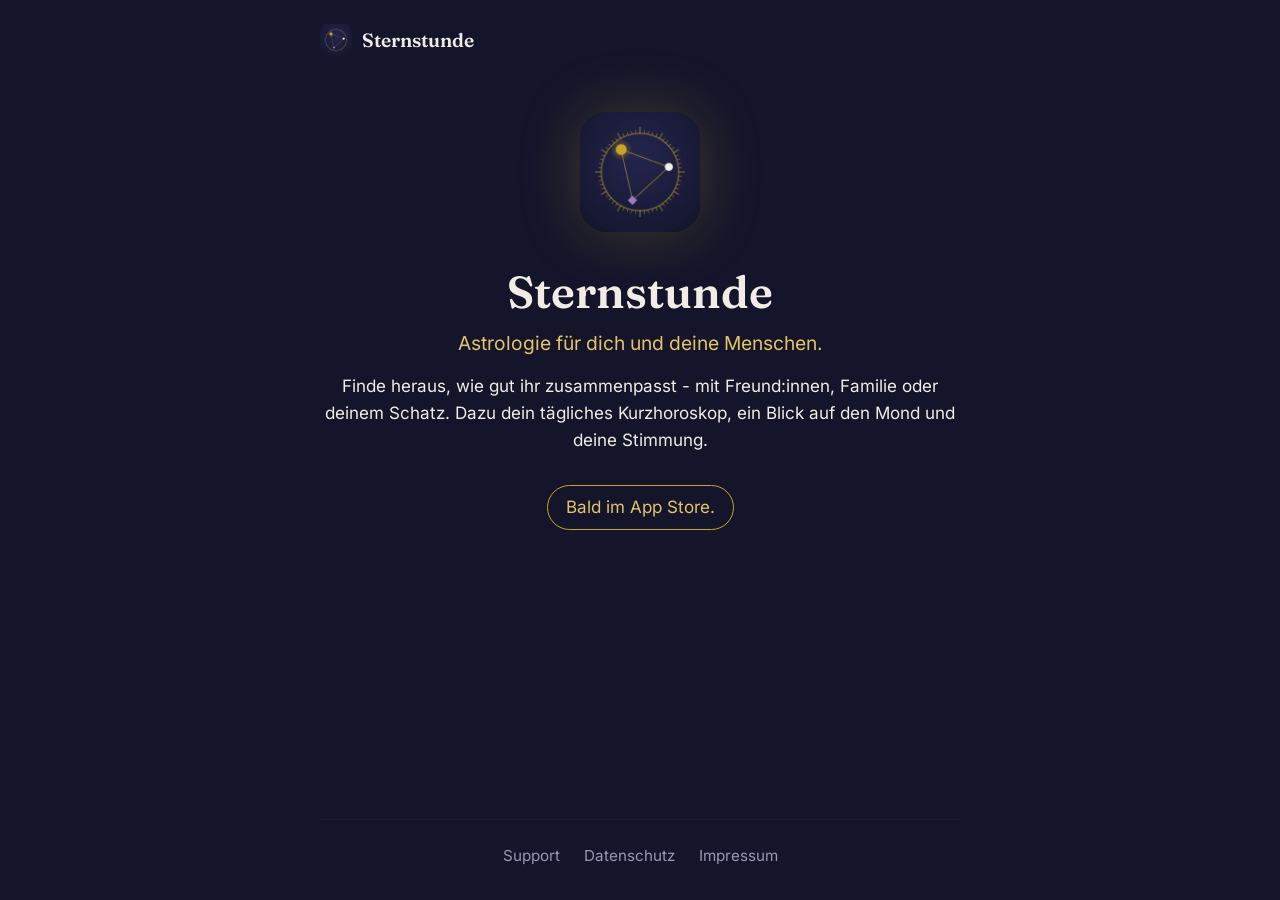
<file: index.html>
<!doctype html>
<html lang="de">
<head>
<meta charset="utf-8">
<meta name="viewport" content="width=device-width, initial-scale=1">
<title>Sternstunde</title>
<meta name="description" content="Sternstunde - Astrologie für dich und deine Menschen.">
<link rel="icon" type="image/png" href="/favicon.png">
<link rel="stylesheet" href="/style.css">
</head>
<body>
<header class="kopf">
  <a class="marke" href="/"><img src="/icon.png" alt="" width="32" height="32">Sternstunde</a>
</header>
<main class="start">
<img class="logo" src="/icon.png" alt="" width="120" height="120">
<h1>Sternstunde</h1>
<p class="untertitel">Astrologie für dich und deine Menschen.</p>
<p>Finde heraus, wie gut ihr zusammenpasst - mit Freund:innen, Familie oder
deinem Schatz. Dazu dein tägliches Kurzhoroskop, ein Blick auf den Mond und
deine Stimmung.</p>
<p class="hinweis">Bald im App Store.</p>
</main>
<footer class="fuss">
  <nav><a href="/support/">Support</a><a href="/datenschutz/">Datenschutz</a><a href="/impressum/">Impressum</a></nav>
</footer>
</body>
</html>
</file>
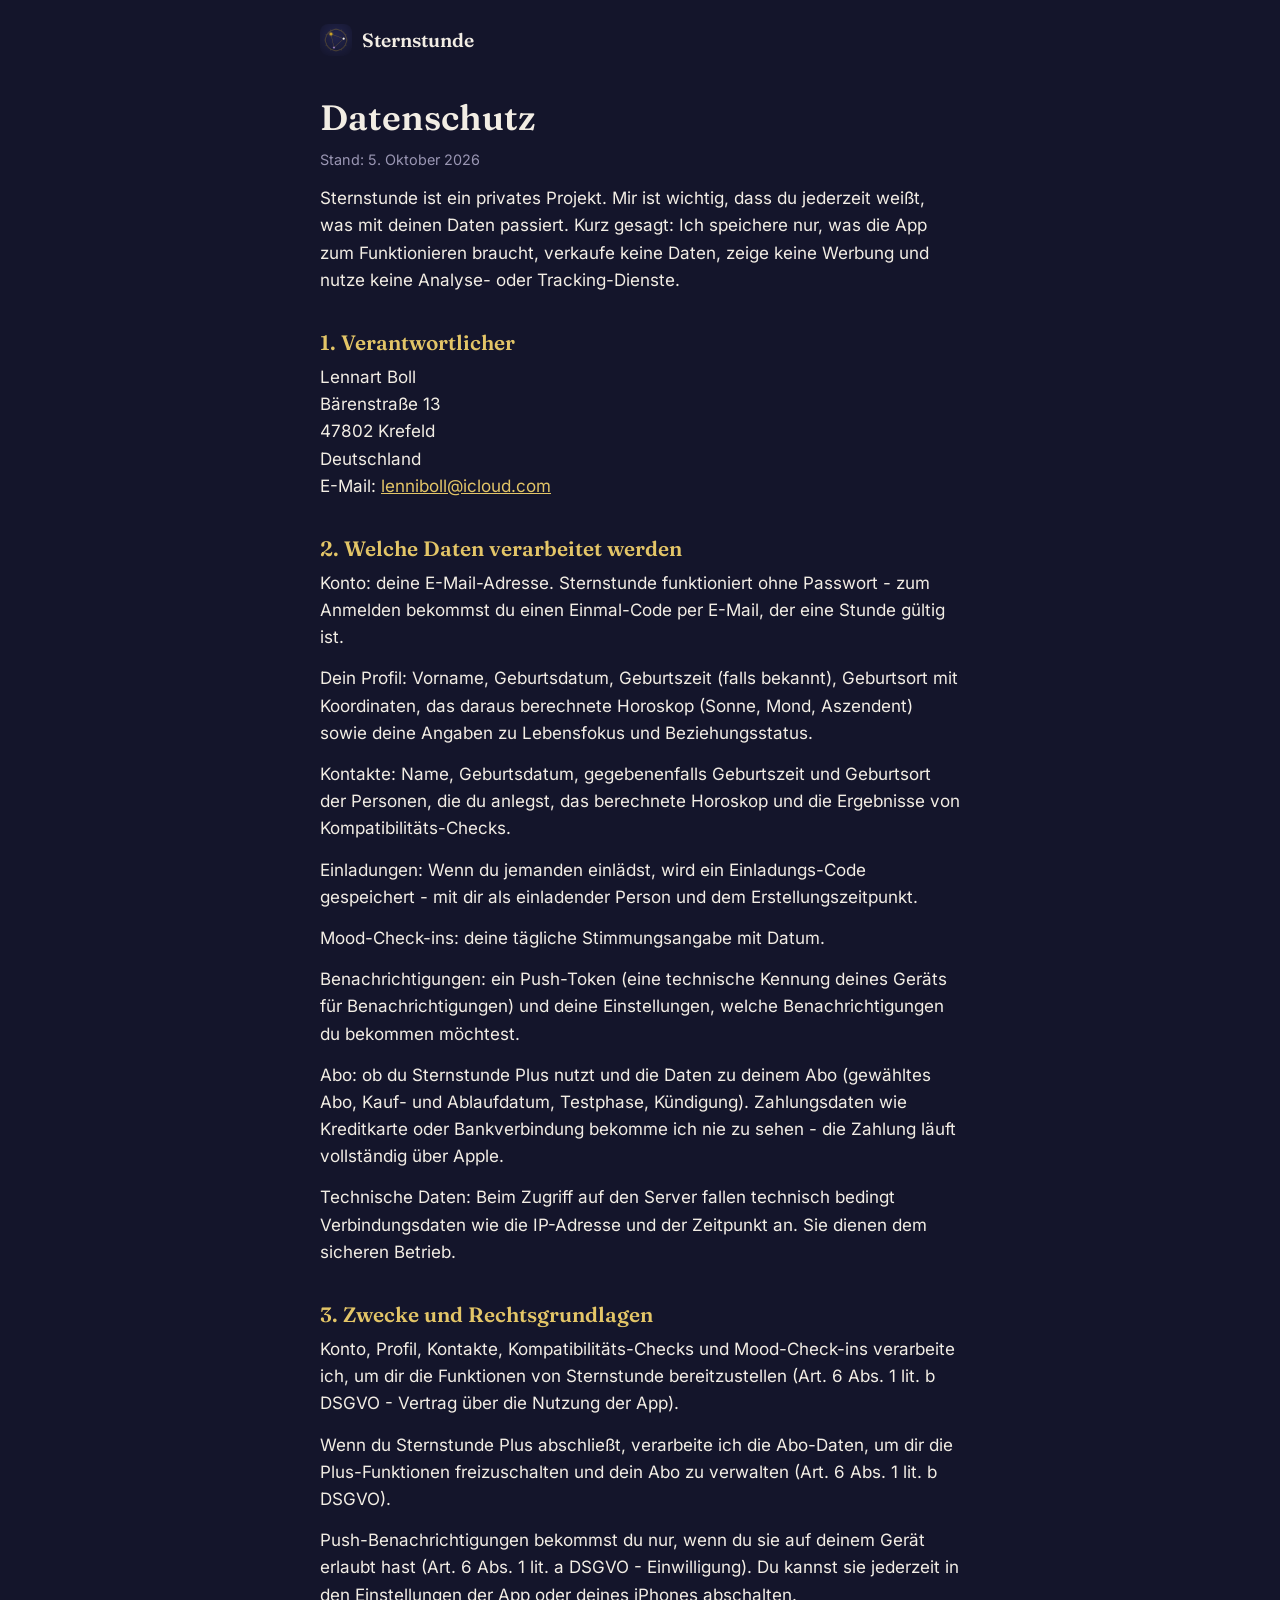
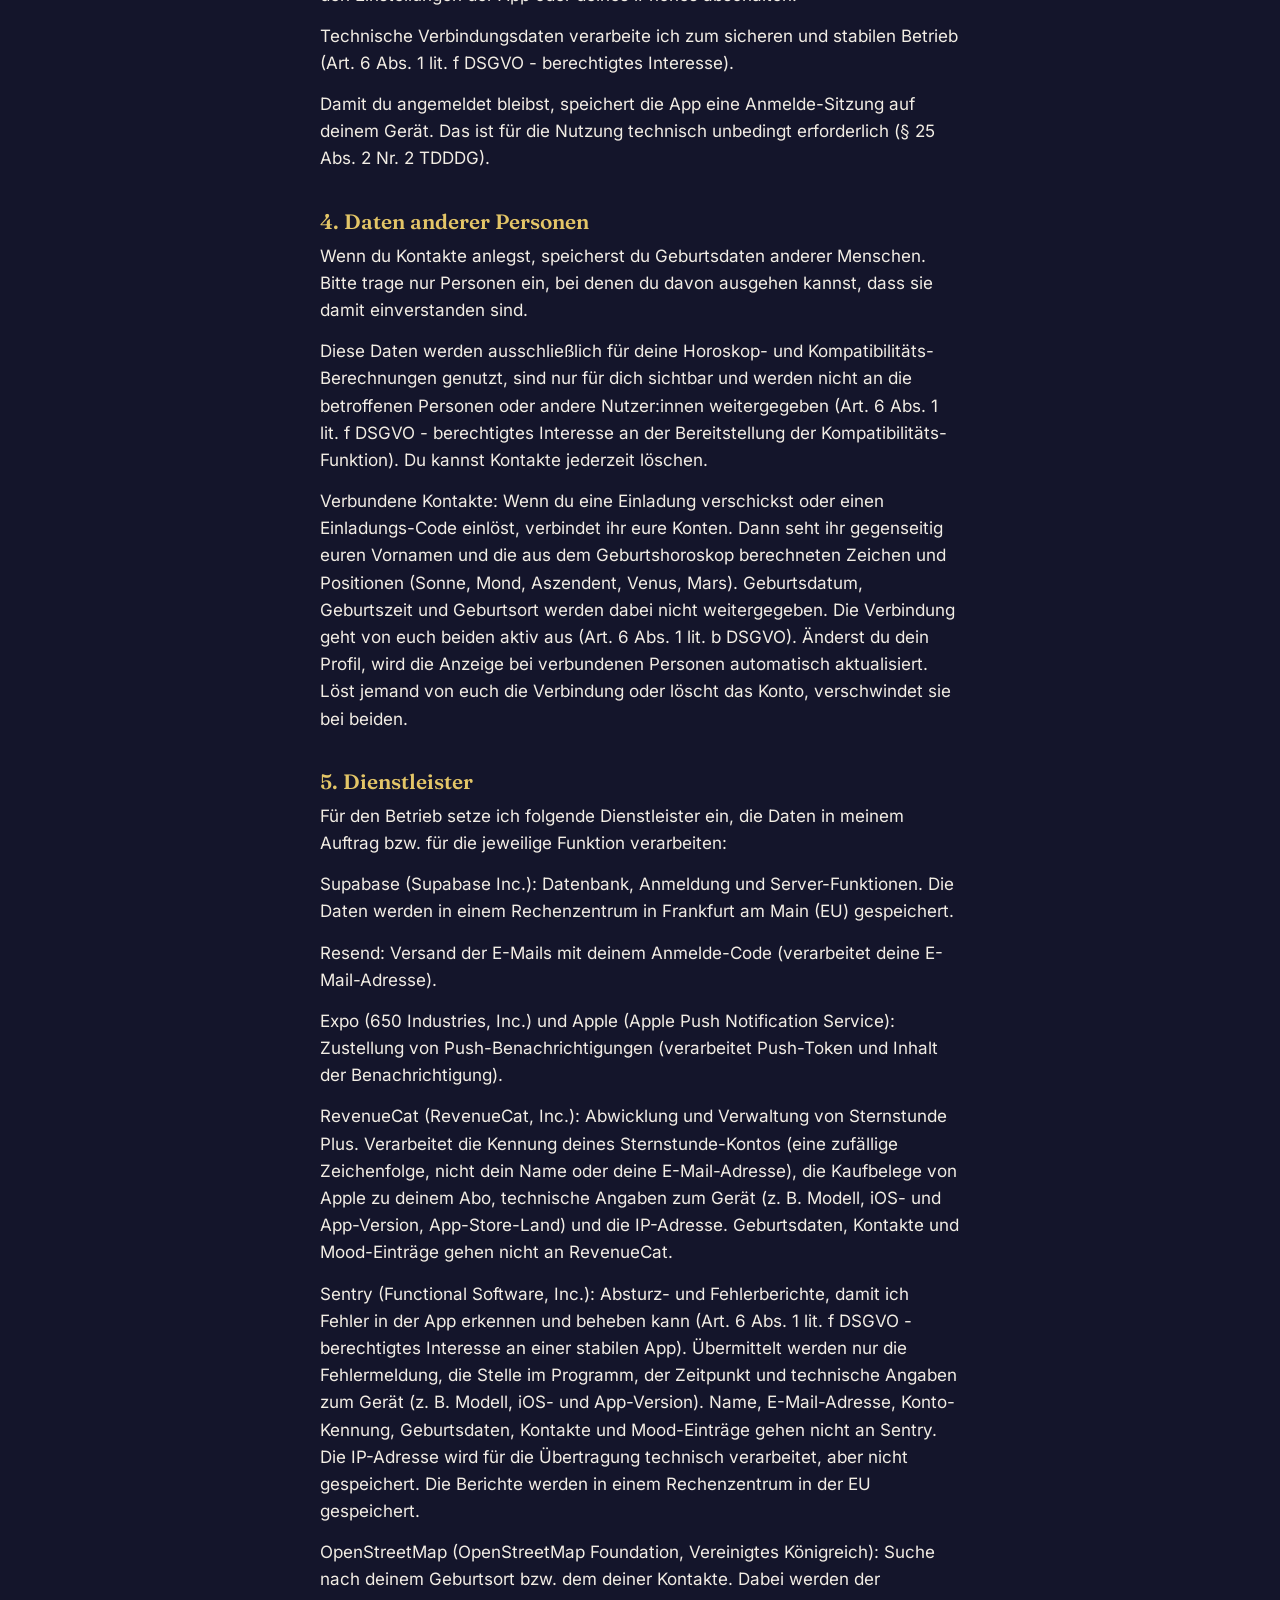
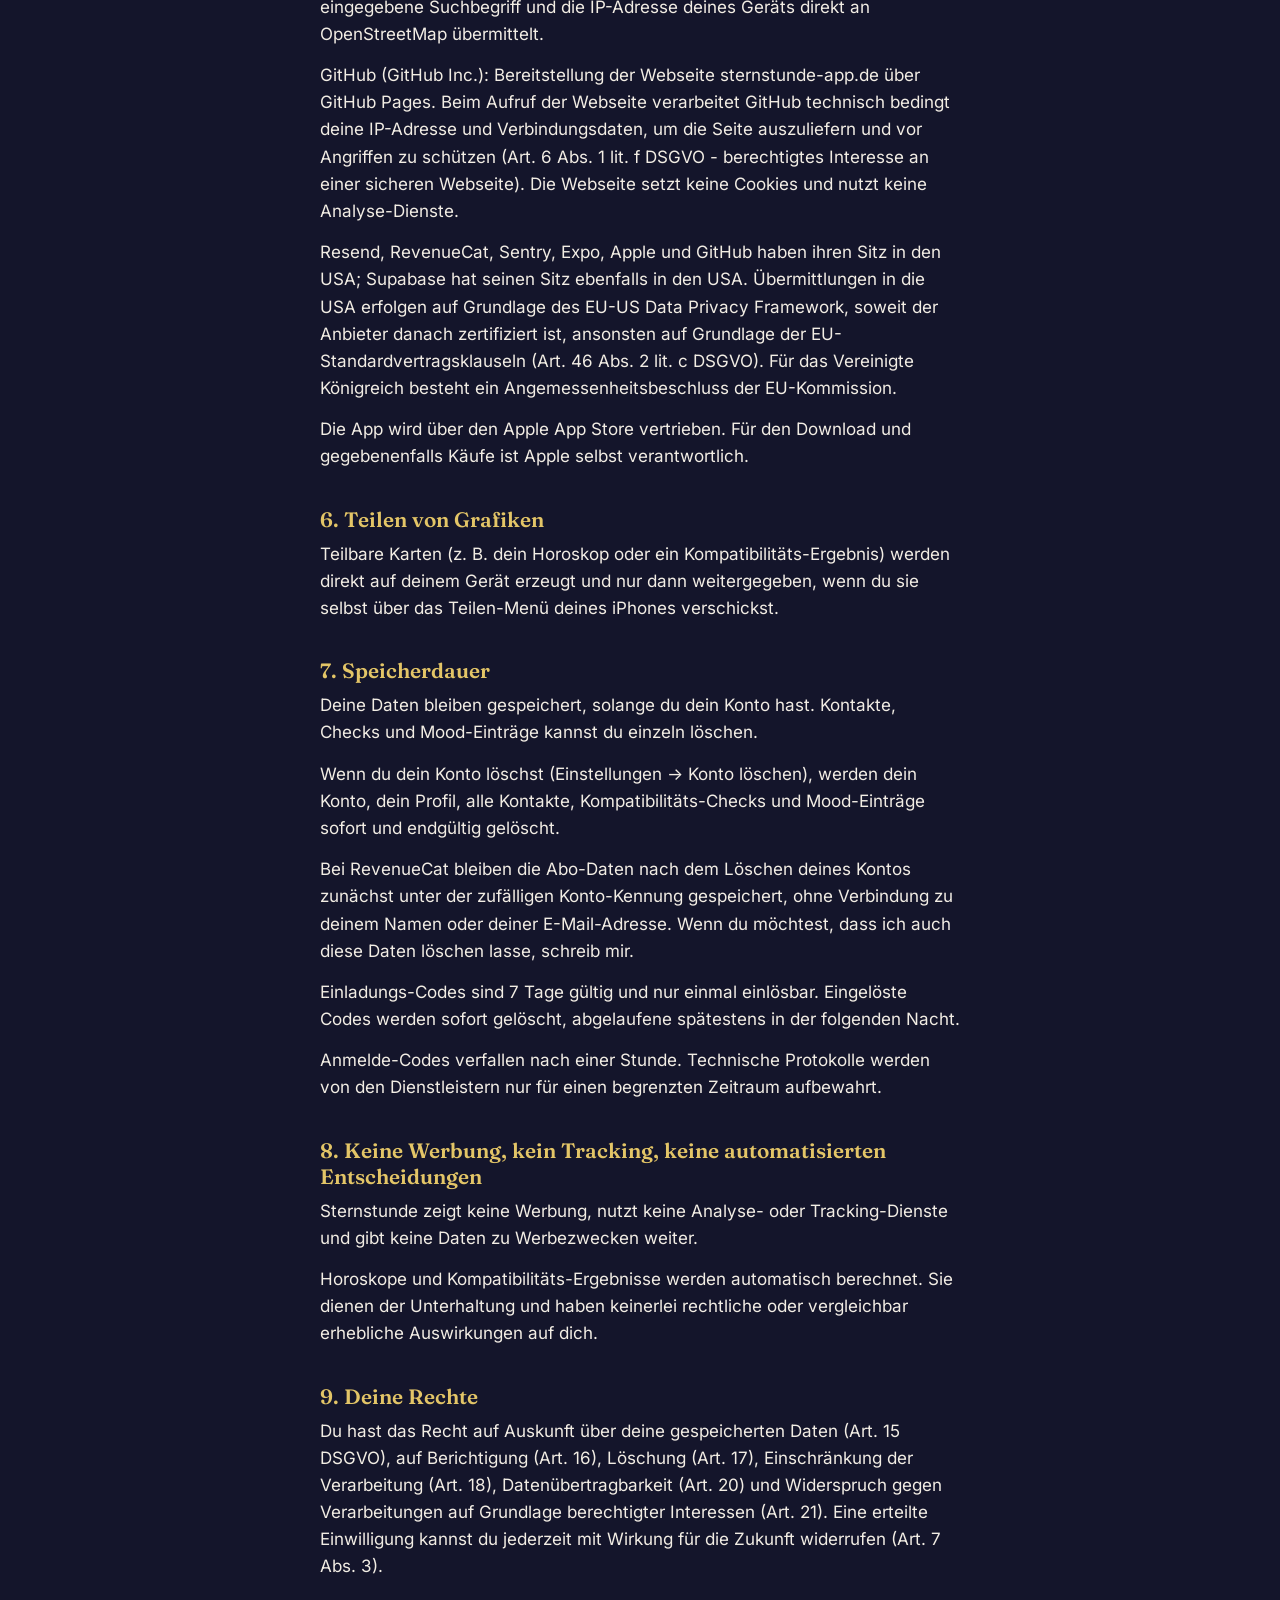
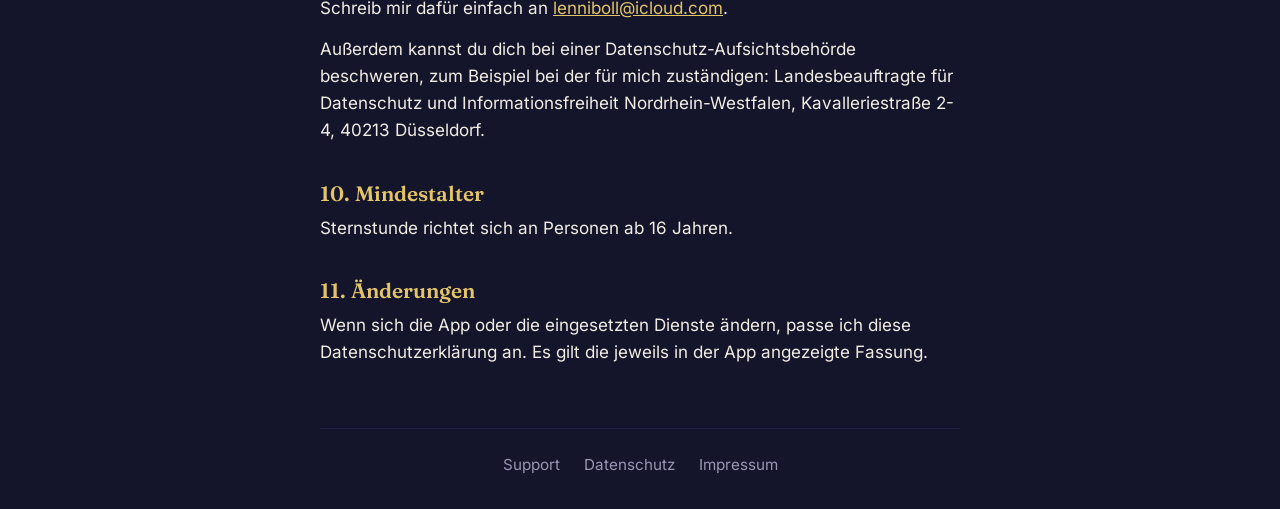
<file: datenschutz/index.html>
<!doctype html>
<html lang="de">
<head>
<meta charset="utf-8">
<meta name="viewport" content="width=device-width, initial-scale=1">
<title>Datenschutz · Sternstunde</title>
<meta name="description" content="Sternstunde - Astrologie für dich und deine Menschen.">
<link rel="icon" type="image/png" href="/favicon.png">
<link rel="stylesheet" href="/style.css">
</head>
<body>
<header class="kopf">
  <a class="marke" href="/"><img src="/icon.png" alt="" width="32" height="32">Sternstunde</a>
</header>
<main>
<h1>Datenschutz</h1>
<p class="stand">Stand: 5. Oktober 2026</p>
<section>
<p>Sternstunde ist ein privates Projekt. Mir ist wichtig, dass du jederzeit weißt, was mit deinen Daten passiert. Kurz gesagt: Ich speichere nur, was die App zum Funktionieren braucht, verkaufe keine Daten, zeige keine Werbung und nutze keine Analyse- oder Tracking-Dienste.</p>
</section>
<section>
<h2>1. Verantwortlicher</h2>
<p>Lennart Boll<br>Bärenstraße 13<br>47802 Krefeld<br>Deutschland<br>E-Mail: <a href="mailto:lenniboll@icloud.com">lenniboll@icloud.com</a></p>
</section>
<section>
<h2>2. Welche Daten verarbeitet werden</h2>
<p>Konto: deine E-Mail-Adresse. Sternstunde funktioniert ohne Passwort - zum Anmelden bekommst du einen Einmal-Code per E-Mail, der eine Stunde gültig ist.</p>
<p>Dein Profil: Vorname, Geburtsdatum, Geburtszeit (falls bekannt), Geburtsort mit Koordinaten, das daraus berechnete Horoskop (Sonne, Mond, Aszendent) sowie deine Angaben zu Lebensfokus und Beziehungsstatus.</p>
<p>Kontakte: Name, Geburtsdatum, gegebenenfalls Geburtszeit und Geburtsort der Personen, die du anlegst, das berechnete Horoskop und die Ergebnisse von Kompatibilitäts-Checks.</p>
<p>Einladungen: Wenn du jemanden einlädst, wird ein Einladungs-Code gespeichert - mit dir als einladender Person und dem Erstellungszeitpunkt.</p>
<p>Mood-Check-ins: deine tägliche Stimmungsangabe mit Datum.</p>
<p>Benachrichtigungen: ein Push-Token (eine technische Kennung deines Geräts für Benachrichtigungen) und deine Einstellungen, welche Benachrichtigungen du bekommen möchtest.</p>
<p>Abo: ob du Sternstunde Plus nutzt und die Daten zu deinem Abo (gewähltes Abo, Kauf- und Ablaufdatum, Testphase, Kündigung). Zahlungsdaten wie Kreditkarte oder Bankverbindung bekomme ich nie zu sehen - die Zahlung läuft vollständig über Apple.</p>
<p>Technische Daten: Beim Zugriff auf den Server fallen technisch bedingt Verbindungsdaten wie die IP-Adresse und der Zeitpunkt an. Sie dienen dem sicheren Betrieb.</p>
</section>
<section>
<h2>3. Zwecke und Rechtsgrundlagen</h2>
<p>Konto, Profil, Kontakte, Kompatibilitäts-Checks und Mood-Check-ins verarbeite ich, um dir die Funktionen von Sternstunde bereitzustellen (Art. 6 Abs. 1 lit. b DSGVO - Vertrag über die Nutzung der App).</p>
<p>Wenn du Sternstunde Plus abschließt, verarbeite ich die Abo-Daten, um dir die Plus-Funktionen freizuschalten und dein Abo zu verwalten (Art. 6 Abs. 1 lit. b DSGVO).</p>
<p>Push-Benachrichtigungen bekommst du nur, wenn du sie auf deinem Gerät erlaubt hast (Art. 6 Abs. 1 lit. a DSGVO - Einwilligung). Du kannst sie jederzeit in den Einstellungen der App oder deines iPhones abschalten.</p>
<p>Technische Verbindungsdaten verarbeite ich zum sicheren und stabilen Betrieb (Art. 6 Abs. 1 lit. f DSGVO - berechtigtes Interesse).</p>
<p>Damit du angemeldet bleibst, speichert die App eine Anmelde-Sitzung auf deinem Gerät. Das ist für die Nutzung technisch unbedingt erforderlich (§ 25 Abs. 2 Nr. 2 TDDDG).</p>
</section>
<section>
<h2>4. Daten anderer Personen</h2>
<p>Wenn du Kontakte anlegst, speicherst du Geburtsdaten anderer Menschen. Bitte trage nur Personen ein, bei denen du davon ausgehen kannst, dass sie damit einverstanden sind.</p>
<p>Diese Daten werden ausschließlich für deine Horoskop- und Kompatibilitäts-Berechnungen genutzt, sind nur für dich sichtbar und werden nicht an die betroffenen Personen oder andere Nutzer:innen weitergegeben (Art. 6 Abs. 1 lit. f DSGVO - berechtigtes Interesse an der Bereitstellung der Kompatibilitäts-Funktion). Du kannst Kontakte jederzeit löschen.</p>
<p>Verbundene Kontakte: Wenn du eine Einladung verschickst oder einen Einladungs-Code einlöst, verbindet ihr eure Konten. Dann seht ihr gegenseitig euren Vornamen und die aus dem Geburtshoroskop berechneten Zeichen und Positionen (Sonne, Mond, Aszendent, Venus, Mars). Geburtsdatum, Geburtszeit und Geburtsort werden dabei nicht weitergegeben. Die Verbindung geht von euch beiden aktiv aus (Art. 6 Abs. 1 lit. b DSGVO). Änderst du dein Profil, wird die Anzeige bei verbundenen Personen automatisch aktualisiert. Löst jemand von euch die Verbindung oder löscht das Konto, verschwindet sie bei beiden.</p>
</section>
<section>
<h2>5. Dienstleister</h2>
<p>Für den Betrieb setze ich folgende Dienstleister ein, die Daten in meinem Auftrag bzw. für die jeweilige Funktion verarbeiten:</p>
<p>Supabase (Supabase Inc.): Datenbank, Anmeldung und Server-Funktionen. Die Daten werden in einem Rechenzentrum in Frankfurt am Main (EU) gespeichert.</p>
<p>Resend: Versand der E-Mails mit deinem Anmelde-Code (verarbeitet deine E-Mail-Adresse).</p>
<p>Expo (650 Industries, Inc.) und Apple (Apple Push Notification Service): Zustellung von Push-Benachrichtigungen (verarbeitet Push-Token und Inhalt der Benachrichtigung).</p>
<p>RevenueCat (RevenueCat, Inc.): Abwicklung und Verwaltung von Sternstunde Plus. Verarbeitet die Kennung deines Sternstunde-Kontos (eine zufällige Zeichenfolge, nicht dein Name oder deine E-Mail-Adresse), die Kaufbelege von Apple zu deinem Abo, technische Angaben zum Gerät (z. B. Modell, iOS- und App-Version, App-Store-Land) und die IP-Adresse. Geburtsdaten, Kontakte und Mood-Einträge gehen nicht an RevenueCat.</p>
<p>Sentry (Functional Software, Inc.): Absturz- und Fehlerberichte, damit ich Fehler in der App erkennen und beheben kann (Art. 6 Abs. 1 lit. f DSGVO - berechtigtes Interesse an einer stabilen App). Übermittelt werden nur die Fehlermeldung, die Stelle im Programm, der Zeitpunkt und technische Angaben zum Gerät (z. B. Modell, iOS- und App-Version). Name, E-Mail-Adresse, Konto-Kennung, Geburtsdaten, Kontakte und Mood-Einträge gehen nicht an Sentry. Die IP-Adresse wird für die Übertragung technisch verarbeitet, aber nicht gespeichert. Die Berichte werden in einem Rechenzentrum in der EU gespeichert.</p>
<p>OpenStreetMap (OpenStreetMap Foundation, Vereinigtes Königreich): Suche nach deinem Geburtsort bzw. dem deiner Kontakte. Dabei werden der eingegebene Suchbegriff und die IP-Adresse deines Geräts direkt an OpenStreetMap übermittelt.</p>
<p>GitHub (GitHub Inc.): Bereitstellung der Webseite sternstunde-app.de über GitHub Pages. Beim Aufruf der Webseite verarbeitet GitHub technisch bedingt deine IP-Adresse und Verbindungsdaten, um die Seite auszuliefern und vor Angriffen zu schützen (Art. 6 Abs. 1 lit. f DSGVO - berechtigtes Interesse an einer sicheren Webseite). Die Webseite setzt keine Cookies und nutzt keine Analyse-Dienste.</p>
<p>Resend, RevenueCat, Sentry, Expo, Apple und GitHub haben ihren Sitz in den USA; Supabase hat seinen Sitz ebenfalls in den USA. Übermittlungen in die USA erfolgen auf Grundlage des EU-US Data Privacy Framework, soweit der Anbieter danach zertifiziert ist, ansonsten auf Grundlage der EU-Standardvertragsklauseln (Art. 46 Abs. 2 lit. c DSGVO). Für das Vereinigte Königreich besteht ein Angemessenheitsbeschluss der EU-Kommission.</p>
<p>Die App wird über den Apple App Store vertrieben. Für den Download und gegebenenfalls Käufe ist Apple selbst verantwortlich.</p>
</section>
<section>
<h2>6. Teilen von Grafiken</h2>
<p>Teilbare Karten (z. B. dein Horoskop oder ein Kompatibilitäts-Ergebnis) werden direkt auf deinem Gerät erzeugt und nur dann weitergegeben, wenn du sie selbst über das Teilen-Menü deines iPhones verschickst.</p>
</section>
<section>
<h2>7. Speicherdauer</h2>
<p>Deine Daten bleiben gespeichert, solange du dein Konto hast. Kontakte, Checks und Mood-Einträge kannst du einzeln löschen.</p>
<p>Wenn du dein Konto löschst (Einstellungen → Konto löschen), werden dein Konto, dein Profil, alle Kontakte, Kompatibilitäts-Checks und Mood-Einträge sofort und endgültig gelöscht.</p>
<p>Bei RevenueCat bleiben die Abo-Daten nach dem Löschen deines Kontos zunächst unter der zufälligen Konto-Kennung gespeichert, ohne Verbindung zu deinem Namen oder deiner E-Mail-Adresse. Wenn du möchtest, dass ich auch diese Daten löschen lasse, schreib mir.</p>
<p>Einladungs-Codes sind 7 Tage gültig und nur einmal einlösbar. Eingelöste Codes werden sofort gelöscht, abgelaufene spätestens in der folgenden Nacht.</p>
<p>Anmelde-Codes verfallen nach einer Stunde. Technische Protokolle werden von den Dienstleistern nur für einen begrenzten Zeitraum aufbewahrt.</p>
</section>
<section>
<h2>8. Keine Werbung, kein Tracking, keine automatisierten Entscheidungen</h2>
<p>Sternstunde zeigt keine Werbung, nutzt keine Analyse- oder Tracking-Dienste und gibt keine Daten zu Werbezwecken weiter.</p>
<p>Horoskope und Kompatibilitäts-Ergebnisse werden automatisch berechnet. Sie dienen der Unterhaltung und haben keinerlei rechtliche oder vergleichbar erhebliche Auswirkungen auf dich.</p>
</section>
<section>
<h2>9. Deine Rechte</h2>
<p>Du hast das Recht auf Auskunft über deine gespeicherten Daten (Art. 15 DSGVO), auf Berichtigung (Art. 16), Löschung (Art. 17), Einschränkung der Verarbeitung (Art. 18), Datenübertragbarkeit (Art. 20) und Widerspruch gegen Verarbeitungen auf Grundlage berechtigter Interessen (Art. 21). Eine erteilte Einwilligung kannst du jederzeit mit Wirkung für die Zukunft widerrufen (Art. 7 Abs. 3).</p>
<p>Schreib mir dafür einfach an <a href="mailto:lenniboll@icloud.com">lenniboll@icloud.com</a>.</p>
<p>Außerdem kannst du dich bei einer Datenschutz-Aufsichtsbehörde beschweren, zum Beispiel bei der für mich zuständigen: Landesbeauftragte für Datenschutz und Informationsfreiheit Nordrhein-Westfalen, Kavalleriestraße 2-4, 40213 Düsseldorf.</p>
</section>
<section>
<h2>10. Mindestalter</h2>
<p>Sternstunde richtet sich an Personen ab 16 Jahren.</p>
</section>
<section>
<h2>11. Änderungen</h2>
<p>Wenn sich die App oder die eingesetzten Dienste ändern, passe ich diese Datenschutzerklärung an. Es gilt die jeweils in der App angezeigte Fassung.</p>
</section>
</main>
<footer class="fuss">
  <nav><a href="/support/">Support</a><a href="/datenschutz/">Datenschutz</a><a href="/impressum/">Impressum</a></nav>
</footer>
</body>
</html>
</file>
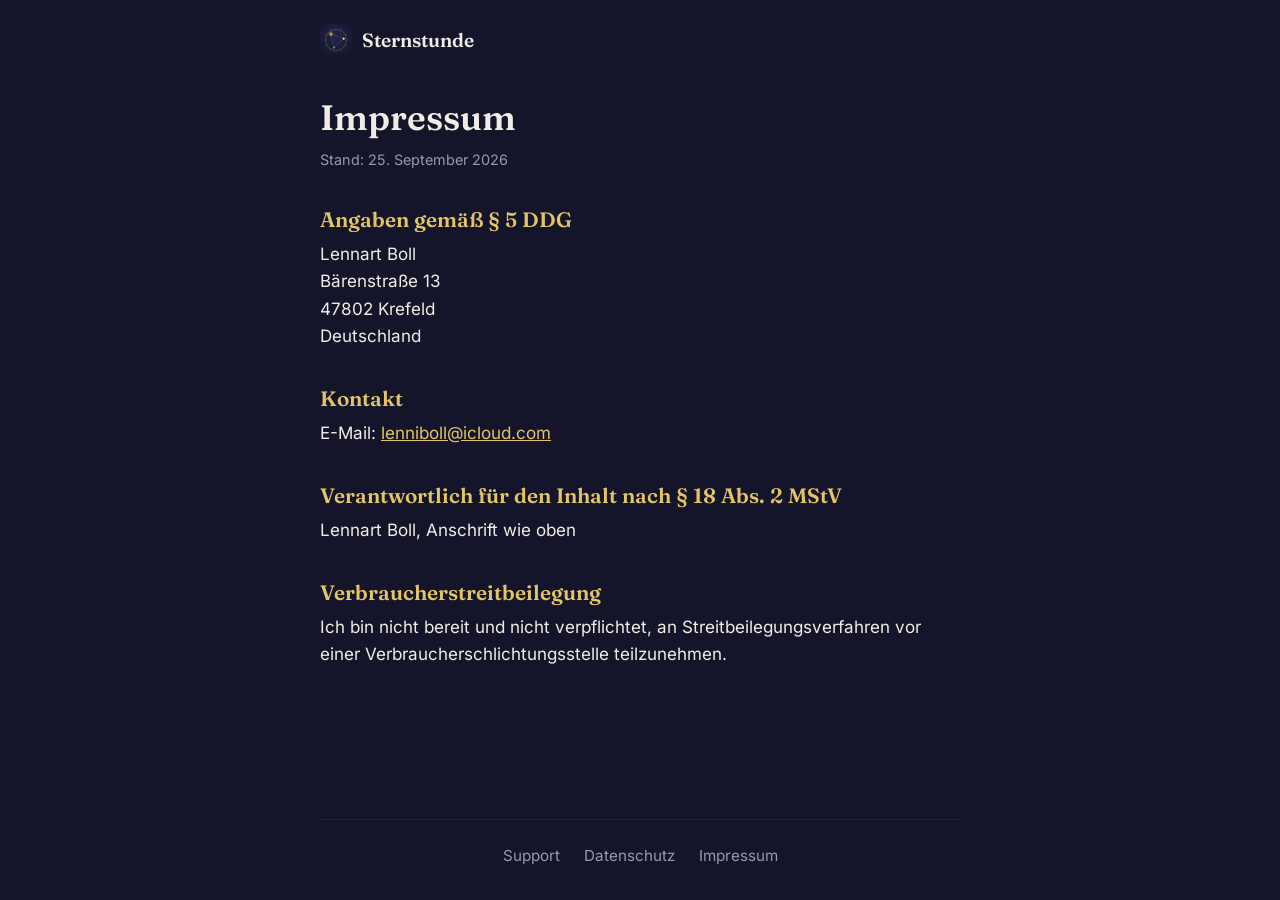
<file: impressum/index.html>
<!doctype html>
<html lang="de">
<head>
<meta charset="utf-8">
<meta name="viewport" content="width=device-width, initial-scale=1">
<title>Impressum · Sternstunde</title>
<meta name="description" content="Sternstunde - Astrologie für dich und deine Menschen.">
<link rel="icon" type="image/png" href="/favicon.png">
<link rel="stylesheet" href="/style.css">
</head>
<body>
<header class="kopf">
  <a class="marke" href="/"><img src="/icon.png" alt="" width="32" height="32">Sternstunde</a>
</header>
<main>
<h1>Impressum</h1>
<p class="stand">Stand: 25. September 2026</p>
<section>
<h2>Angaben gemäß § 5 DDG</h2>
<p>Lennart Boll<br>Bärenstraße 13<br>47802 Krefeld<br>Deutschland</p>
</section>
<section>
<h2>Kontakt</h2>
<p>E-Mail: <a href="mailto:lenniboll@icloud.com">lenniboll@icloud.com</a></p>
</section>
<section>
<h2>Verantwortlich für den Inhalt nach § 18 Abs. 2 MStV</h2>
<p>Lennart Boll, Anschrift wie oben</p>
</section>
<section>
<h2>Verbraucherstreitbeilegung</h2>
<p>Ich bin nicht bereit und nicht verpflichtet, an Streitbeilegungsverfahren vor einer Verbraucherschlichtungsstelle teilzunehmen.</p>
</section>
</main>
<footer class="fuss">
  <nav><a href="/support/">Support</a><a href="/datenschutz/">Datenschutz</a><a href="/impressum/">Impressum</a></nav>
</footer>
</body>
</html>
</file>
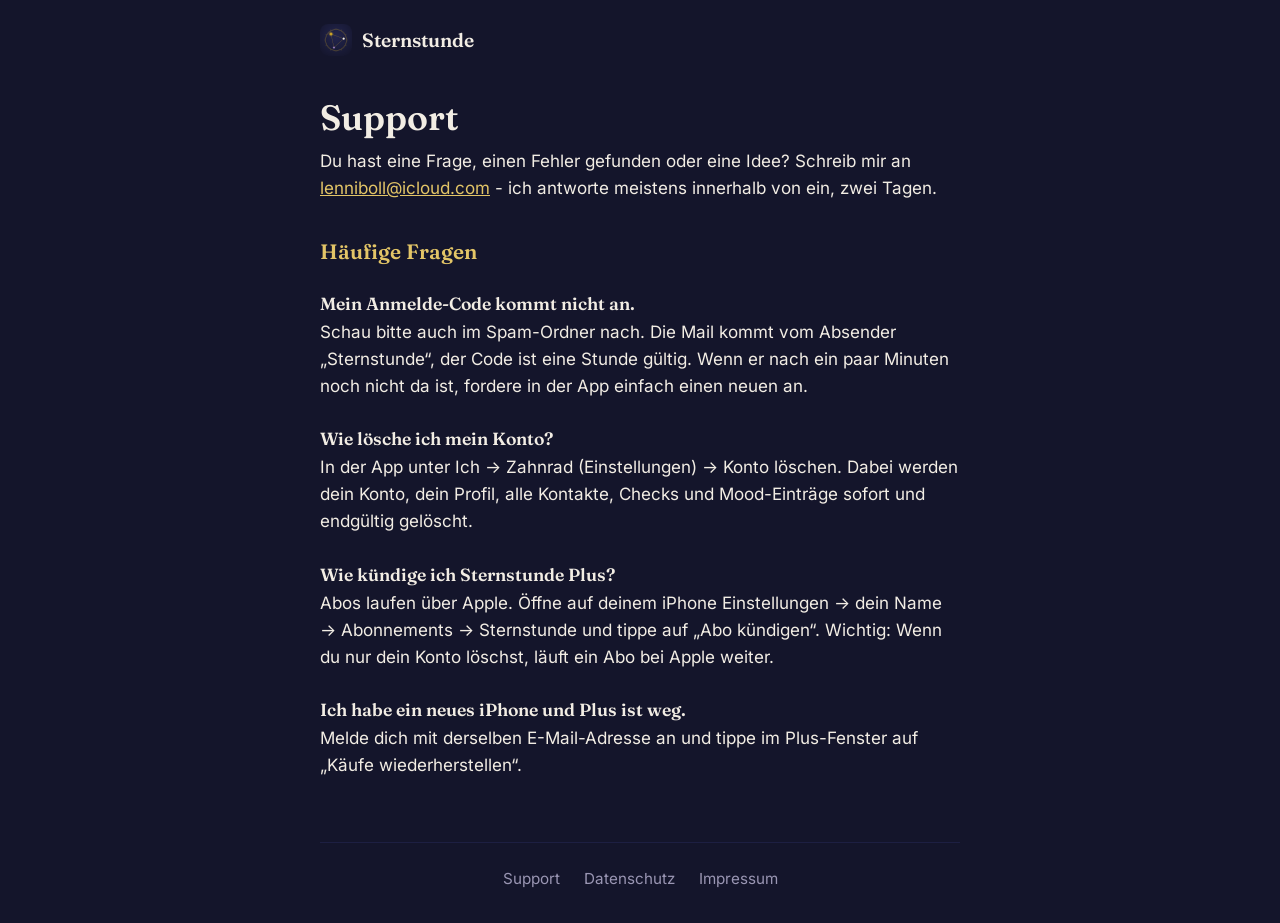
<file: support/index.html>
<!doctype html>
<html lang="de">
<head>
<meta charset="utf-8">
<meta name="viewport" content="width=device-width, initial-scale=1">
<title>Support · Sternstunde</title>
<meta name="description" content="Sternstunde - Astrologie für dich und deine Menschen.">
<link rel="icon" type="image/png" href="/favicon.png">
<link rel="stylesheet" href="/style.css">
</head>
<body>
<header class="kopf">
  <a class="marke" href="/"><img src="/icon.png" alt="" width="32" height="32">Sternstunde</a>
</header>
<main>
<h1>Support</h1>
<p>Du hast eine Frage, einen Fehler gefunden oder eine Idee? Schreib mir an
<a href="mailto:lenniboll@icloud.com">lenniboll@icloud.com</a> - ich antworte meistens innerhalb von
ein, zwei Tagen.</p>
<h2>Häufige Fragen</h2>
<section>
<h3>Mein Anmelde-Code kommt nicht an.</h3>
<p>Schau bitte auch im Spam-Ordner nach. Die Mail kommt vom Absender „Sternstunde“, der Code ist eine Stunde gültig. Wenn er nach ein paar Minuten noch nicht da ist, fordere in der App einfach einen neuen an.</p>
</section>
<section>
<h3>Wie lösche ich mein Konto?</h3>
<p>In der App unter Ich → Zahnrad (Einstellungen) → Konto löschen. Dabei werden dein Konto, dein Profil, alle Kontakte, Checks und Mood-Einträge sofort und endgültig gelöscht.</p>
</section>
<section>
<h3>Wie kündige ich Sternstunde Plus?</h3>
<p>Abos laufen über Apple. Öffne auf deinem iPhone Einstellungen → dein Name → Abonnements → Sternstunde und tippe auf „Abo kündigen“. Wichtig: Wenn du nur dein Konto löschst, läuft ein Abo bei Apple weiter.</p>
</section>
<section>
<h3>Ich habe ein neues iPhone und Plus ist weg.</h3>
<p>Melde dich mit derselben E-Mail-Adresse an und tippe im Plus-Fenster auf „Käufe wiederherstellen“.</p>
</section>
</main>
<footer class="fuss">
  <nav><a href="/support/">Support</a><a href="/datenschutz/">Datenschutz</a><a href="/impressum/">Impressum</a></nav>
</footer>
</body>
</html>
</file>
<file: style.css>
@font-face { font-family: Fraunces; font-weight: 600; font-display: swap; src: url(/fonts/fraunces-600.ttf); }
@font-face { font-family: Inter; font-weight: 400; font-display: swap; src: url(/fonts/inter-400.ttf); }
@font-face { font-family: Inter; font-weight: 600; font-display: swap; src: url(/fonts/inter-600.ttf); }

/* Farben wie in der App (src/constants/theme.ts) */
:root {
  --text: #F2EDE4;
  --text-leise: #9A96B3;
  --hintergrund: #14152B;
  --flaeche: #1D1F42;
  --gold: #C9A227;
  --gold-hell: #E3C567;
}

* { box-sizing: border-box; }
html { background: var(--hintergrund); }
body {
  margin: 0 auto;
  max-width: 680px;
  padding: 0 20px;
  min-height: 100vh;
  display: flex;
  flex-direction: column;
  background: var(--hintergrund);
  color: var(--text);
  font: 400 17px/1.6 Inter, system-ui, sans-serif;
  overflow-wrap: break-word;
}
main { flex: 1; padding-bottom: 48px; }
h1, h2, h3 { font-family: Fraunces, Georgia, serif; font-weight: 600; line-height: 1.25; }
h1 { font-size: 2.2rem; margin: 32px 0 8px; }
h2 { font-size: 1.3rem; margin: 36px 0 8px; color: var(--gold-hell); }
h3 { font-size: 1.1rem; margin: 28px 0 4px; }
p { margin: 0 0 14px; }
a { color: var(--gold-hell); }
a:hover { color: var(--gold); }

.kopf { padding: 24px 0 0; }
.marke {
  display: inline-flex; align-items: center; gap: 10px;
  color: var(--text); text-decoration: none;
  font-family: Fraunces, Georgia, serif; font-weight: 600; font-size: 1.2rem;
}
.marke img { border-radius: 8px; }
.stand { color: var(--text-leise); font-size: 0.9rem; }

.start { text-align: center; padding-top: 48px; }
.start .logo { border-radius: 27px; box-shadow: 0 0 60px rgba(201, 162, 39, 0.25); }
.start h1 { font-size: 2.8rem; margin-top: 24px; }
.start .untertitel { color: var(--gold-hell); font-size: 1.2rem; }
.start .hinweis {
  display: inline-block; margin-top: 16px; padding: 8px 18px;
  border: 1px solid var(--gold); border-radius: 999px; color: var(--gold-hell);
}

.fuss { padding: 24px 0 32px; border-top: 1px solid var(--flaeche); }
.fuss nav { display: flex; flex-wrap: wrap; gap: 8px 24px; justify-content: center; }
.fuss a { color: var(--text-leise); text-decoration: none; font-size: 0.95rem; }
.fuss a:hover { color: var(--text); }
</file>
